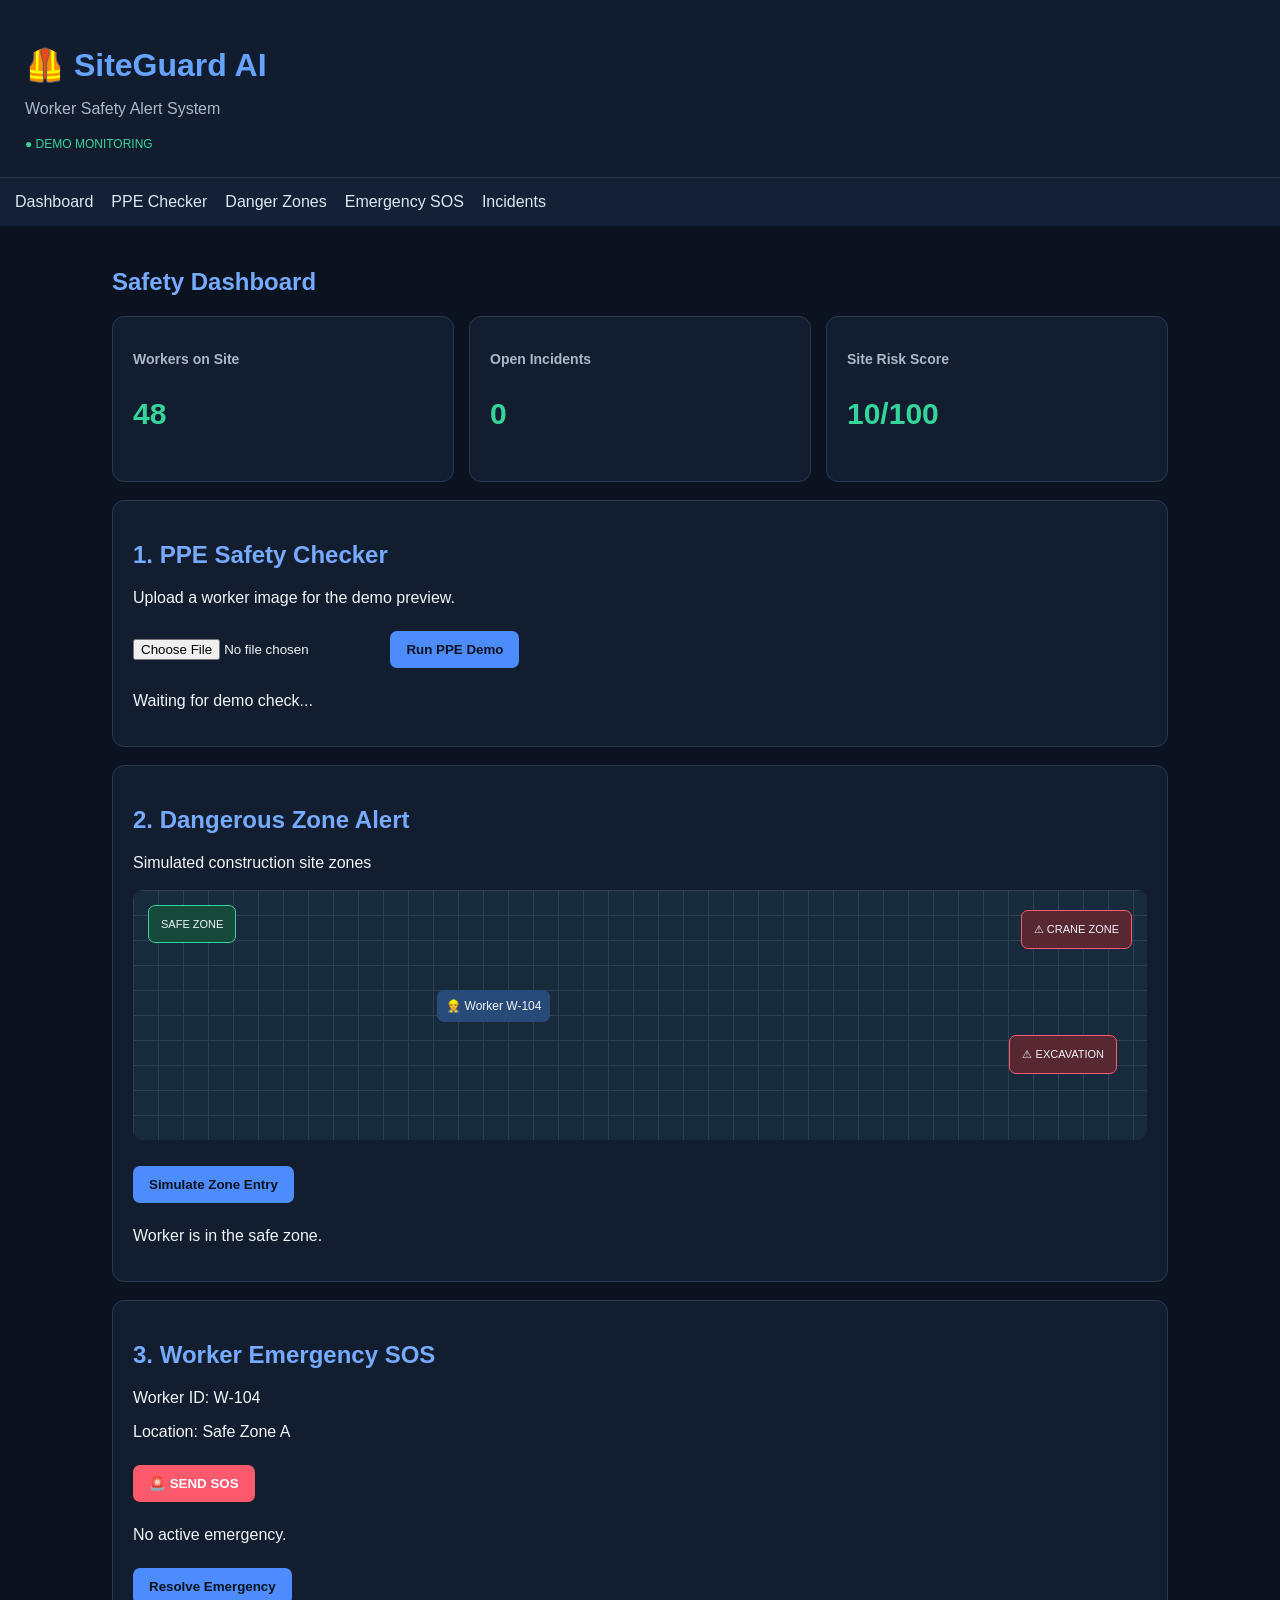
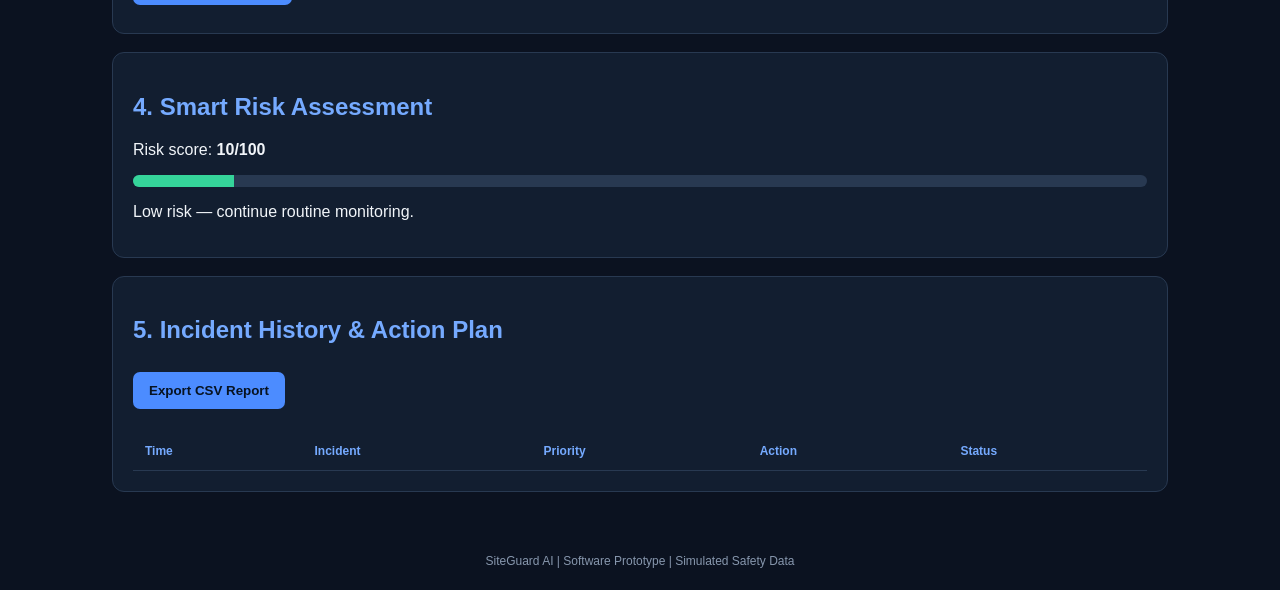
<file: index.html>
<!DOCTYPE html>
<html lang="en">
<head>
  <meta charset="UTF-8">
  <meta name="viewport" content="width=device-width, initial-scale=1.0">
  <title>SiteGuard AI</title>
  <link rel="stylesheet" href="style.css">
</head>
<body>
  <header>
    <h1>🦺 SiteGuard AI</h1>
    <p>Worker Safety Alert System</p>
    <span class="live">● DEMO MONITORING</span>
  </header>

  <nav>
    <a href="#dashboard">Dashboard</a>
    <a href="#ppe">PPE Checker</a>
    <a href="#zones">Danger Zones</a>
    <a href="#sos">Emergency SOS</a>
    <a href="#incidents">Incidents</a>
  </nav>

  <main>
    <section id="dashboard">
      <h2>Safety Dashboard</h2>
      <div class="cards">
        <article class="card">
          <h3>Workers on Site</h3>
          <p class="number">48</p>
        </article>
        <article class="card">
          <h3>Open Incidents</h3>
          <p class="number" id="openCount">0</p>
        </article>
        <article class="card">
          <h3>Site Risk Score</h3>
          <p class="number" id="risk">10/100</p>
        </article>
      </div>
    </section>

    <section id="ppe" class="panel">
      <h2>1. PPE Safety Checker</h2>
      <p>Upload a worker image for the demo preview.</p>
      <input type="file" id="workerImage" accept="image/*">
      <img id="preview" alt="Worker image preview">
      <button onclick="checkPPE()">Run PPE Demo</button>
      <p id="ppeResult">Waiting for demo check...</p>
    </section>

    <section id="zones" class="panel">
      <h2>2. Dangerous Zone Alert</h2>
      <p>Simulated construction site zones</p>
      <div class="site-map">
        <div class="safe-zone">SAFE ZONE</div>
        <div class="danger-zone">⚠ CRANE ZONE</div>
        <div class="danger-zone excavation">⚠ EXCAVATION</div>
        <div id="worker">👷 Worker W-104</div>
      </div>
      <button onclick="zoneAlert()">Simulate Zone Entry</button>
      <p id="zoneResult">Worker is in the safe zone.</p>
    </section>

    <section id="sos" class="panel">
      <h2>3. Worker Emergency SOS</h2>
      <p>Worker ID: W-104</p>
      <p>Location: <span id="location">Safe Zone A</span></p>
      <button class="sos" onclick="sendSOS()">🚨 SEND SOS</button>
      <p id="sosResult">No active emergency.</p>
      <button onclick="resolveSOS()">Resolve Emergency</button>
    </section>

    <section class="panel">
      <h2>4. Smart Risk Assessment</h2>
      <p>Risk score: <strong id="riskDetail">10/100</strong></p>
      <div class="progress">
        <div id="riskBar"></div>
      </div>
      <p id="riskMessage">Low risk — continue routine monitoring.</p>
    </section>

    <section id="incidents" class="panel">
      <h2>5. Incident History & Action Plan</h2>
      <button onclick="exportCSV()">Export CSV Report</button>
      <div class="table-wrap">
        <table>
          <thead>
            <tr>
              <th>Time</th>
              <th>Incident</th>
              <th>Priority</th>
              <th>Action</th>
              <th>Status</th>
            </tr>
          </thead>
          <tbody id="incidentList"></tbody>
        </table>
      </div>
    </section>
  </main>

  <footer>
    SiteGuard AI | Software Prototype | Simulated Safety Data
  </footer>
  <script src="script.js"></script>
</body>
</html>
</file>
<file: style.css>
* {
  box-sizing: border-box;
}

body {
  margin: 0;
  font-family: Arial, sans-serif;
  background: #0b1220;
  color: #f1f5f9;
}

header {
  padding: 25px;
  background: #111c2e;
  border-bottom: 1px solid #26364d;
}

header h1 {
  margin-bottom: 5px;
  color: #66a3ff;
}

header p {
  color: #aab8ca;
}

.live {
  color: #35d49a;
  font-size: 12px;
}

nav {
  padding: 15px;
  background: #142035;
  display: flex;
  flex-wrap: wrap;
  gap: 18px;
}

nav a {
  color: #dce7f5;
  text-decoration: none;
}

nav a:hover {
  color: #66a3ff;
}

main {
  max-width: 1100px;
  margin: auto;
  padding: 22px;
}

h2 {
  color: #75aaff;
}

.cards {
  display: grid;
  grid-template-columns: repeat(3, 1fr);
  gap: 15px;
}

.card, .panel {
  background: #121e30;
  border: 1px solid #283951;
  border-radius: 12px;
  padding: 20px;
  margin-bottom: 18px;
}

.card h3 {
  font-size: 14px;
  color: #aab8ca;
}

.number {
  font-size: 30px;
  font-weight: bold;
  color: #35d49a;
}

button {
  padding: 11px 16px;
  margin: 8px 5px 8px 0;
  background: #4c8cff;
  color: #071321;
  border: none;
  border-radius: 7px;
  font-weight: bold;
  cursor: pointer;
}

button:hover {
  opacity: 0.85;
}

.sos {
  background: #ff596d;
  color: white;
}

#preview {
  display: none;
  max-width: 220px;
  max-height: 220px;
  object-fit: contain;
  margin: 15px 0;
  border-radius: 8px;
}

.site-map {
  height: 250px;
  position: relative;
  overflow: hidden;
  background-color: #182b3d;
  background-image:
    linear-gradient(#2c4054 1px, transparent 1px),
    linear-gradient(90deg, #2c4054 1px, transparent 1px);
  background-size: 25px 25px;
  border-radius: 10px;
  margin: 18px 0;
}

.safe-zone, .danger-zone {
  position: absolute;
  padding: 12px;
  border-radius: 7px;
  font-size: 11px;
}

.safe-zone {
  top: 15px;
  left: 15px;
  background: #174a3b;
  border: 1px solid #35d49a;
}

.danger-zone {
  top: 20px;
  right: 15px;
  background: #572732;
  border: 1px solid #ff596d;
}

.excavation {
  top: 145px;
  right: 30px;
}

#worker {
  position: absolute;
  top: 100px;
  left: 30%;
  padding: 9px;
  background: #284a78;
  border-radius: 7px;
  font-size: 12px;
}

.progress {
  height: 12px;
  background: #283951;
  border-radius: 10px;
  overflow: hidden;
}

#riskBar {
  width: 10%;
  height: 100%;
  background: #35d49a;
  transition: width 0.3s;
}

.table-wrap {
  overflow-x: auto;
}

table {
  width: 100%;
  min-width: 550px;
  border-collapse: collapse;
  margin-top: 15px;
}

th, td {
  padding: 12px;
  border-bottom: 1px solid #283951;
  text-align: left;
  font-size: 12px;
}

th {
  color: #75aaff;
}

footer {
  padding: 22px;
  text-align: center;
  color: #8797ad;
  font-size: 12px;
}

@media (max-width: 650px) {
  .cards {
    grid-template-columns: 1fr;
  }

  main {
    padding: 14px;
  }

  nav {
    gap: 12px;
  }

  nav a {
    font-size: 12px;
  }
}
</file>
